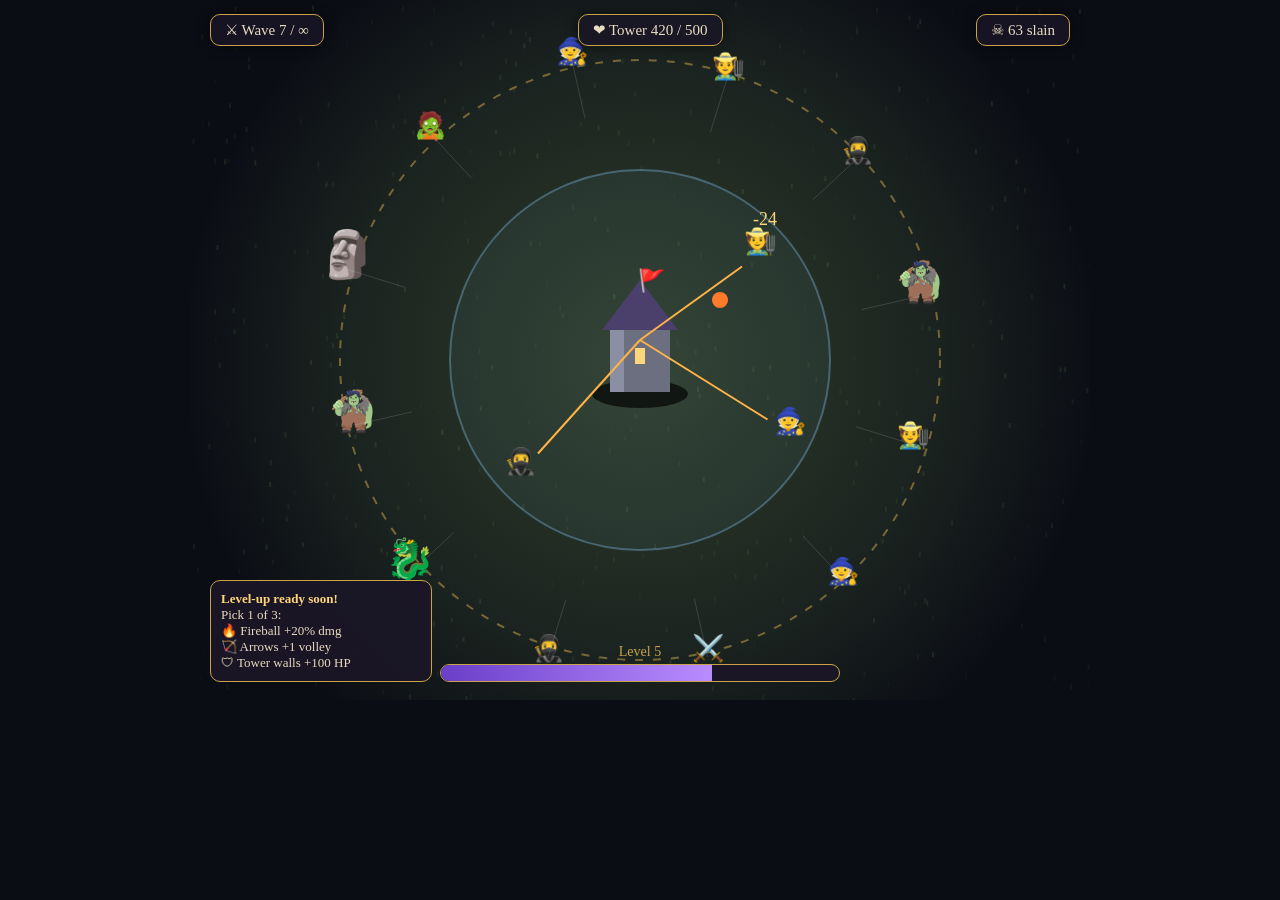
<file: mockup.html>
<!doctype html><html><head><meta charset="utf-8"><title>Tower Defense Mockup</title>
<style>
body{margin:0;background:#0b0d14;color:#e8dcc0;font-family:Georgia,serif;display:flex;justify-content:center}
#w{position:relative;width:900px;height:700px}
canvas{display:block}
.hud{position:absolute;left:0;right:0;top:0;display:flex;justify-content:space-between;padding:14px 20px;pointer-events:none}
.pill{background:#1a1626cc;border:1px solid #c9a24a;border-radius:10px;padding:6px 14px;font-size:15px;box-shadow:0 0 12px #0008}
.bar{position:absolute;left:250px;right:250px;bottom:18px;height:16px;background:#1a1626;border:1px solid #c9a24a;border-radius:9px;overflow:hidden}
.bar i{display:block;height:100%;width:68%;background:linear-gradient(90deg,#6a3fc9,#b98cff)}
.lv{position:absolute;bottom:40px;width:100%;text-align:center;font-size:14px;color:#c9a24a}
.up{position:absolute;left:20px;bottom:18px;width:200px;background:#1a1626ee;border:1px solid #c9a24a;border-radius:10px;padding:10px;font-size:13px}
.up b{color:#ffd77a}
</style></head><body><div id="w"><canvas id="c" width="900" height="700"></canvas>
<div class="hud"><div class="pill">⚔ Wave 7 / ∞</div><div class="pill">❤ Tower 420 / 500</div><div class="pill">☠ 63 slain</div></div>
<div class="lv">Level 5</div><div class="bar"><i></i></div>
<div class="up"><b>Level-up ready soon!</b><br>Pick 1 of 3:<br>🔥 Fireball +20% dmg<br>🏹 Arrows +1 volley<br>🛡 Tower walls +100 HP</div></div>
<script>
const c=document.getElementById('c'),x=c.getContext('2d'),cx=450,cy=360;
let g=x.createRadialGradient(cx,cy,40,cx,cy,460);g.addColorStop(0,'#2d3a2a');g.addColorStop(.6,'#1b2420');g.addColorStop(1,'#0b0d14');
x.fillStyle=g;x.fillRect(0,0,900,700);
// grass specks
for(let i=0;i<500;i++){x.fillStyle='rgba(120,170,90,'+Math.random()*.15+')';x.fillRect(Math.random()*900,Math.random()*700,2,5)}
// spawn ring (big circle)
x.setLineDash([8,10]);x.strokeStyle='#c9a24a88';x.lineWidth=2;x.beginPath();x.arc(cx,cy,300,0,7);x.stroke();x.setLineDash([]);
// range ring
x.strokeStyle='#8fd0ff55';x.beginPath();x.arc(cx,cy,190,0,7);x.stroke();
x.fillStyle='#8fd0ff0d';x.fill();
// tower
x.fillStyle='#000a';x.beginPath();x.ellipse(cx,cy+34,48,14,0,0,7);x.fill();
x.fillStyle='#6b6f80';x.fillRect(cx-30,cy-30,60,62);
x.fillStyle='#8a8fa3';x.fillRect(cx-30,cy-30,14,62);
x.fillStyle='#4b3f6b';x.beginPath();x.moveTo(cx-38,cy-30);x.lineTo(cx,cy-80);x.lineTo(cx+38,cy-30);x.fill();
x.fillStyle='#ffd77a';x.fillRect(cx-5,cy-12,10,16);
x.font='22px serif';x.fillText('🚩',cx-2,cy-72);
// enemies on ring
const E=['🧑‍🌾','🧙','⚔️','🥷','🐉','🧌','🗿','🧟','🧙','🧑‍🌾','🥷','🧌'];
E.forEach((e,i)=>{const a=i/E.length*6.283+.3,r=285+Math.random()*30,s=(e=='🐉'||e=='🧌')?40:(e=='🗿'?46:26);
 const px=cx+Math.cos(a)*r,py=cy+Math.sin(a)*r;x.font=s+'px serif';x.textAlign='center';x.fillText(e,px,py);
 x.strokeStyle='#ffffff22';x.lineWidth=1;x.beginPath();x.moveTo(px,py);x.lineTo(cx+Math.cos(a)*(r-60),cy+Math.sin(a)*(r-60));x.stroke()});
// closer enemies + projectiles
[[570,250,'🧑‍🌾'],[330,470,'🥷'],[600,430,'🧙']].forEach(([a,b,e])=>{x.font='26px serif';x.fillText(e,a,b);
 x.strokeStyle='#ffb347';x.lineWidth=2;x.beginPath();x.moveTo(cx,cy-20);x.lineTo(a-(a-cx)*.15,b-(b-cy)*.15);x.stroke()});
x.fillStyle='#ff7a2a';x.beginPath();x.arc(530,300,8,0,7);x.fill();
x.fillStyle='#ffd77a';x.font='18px Georgia';x.fillText('-24',575,225);
</script></body></html>
</file>
